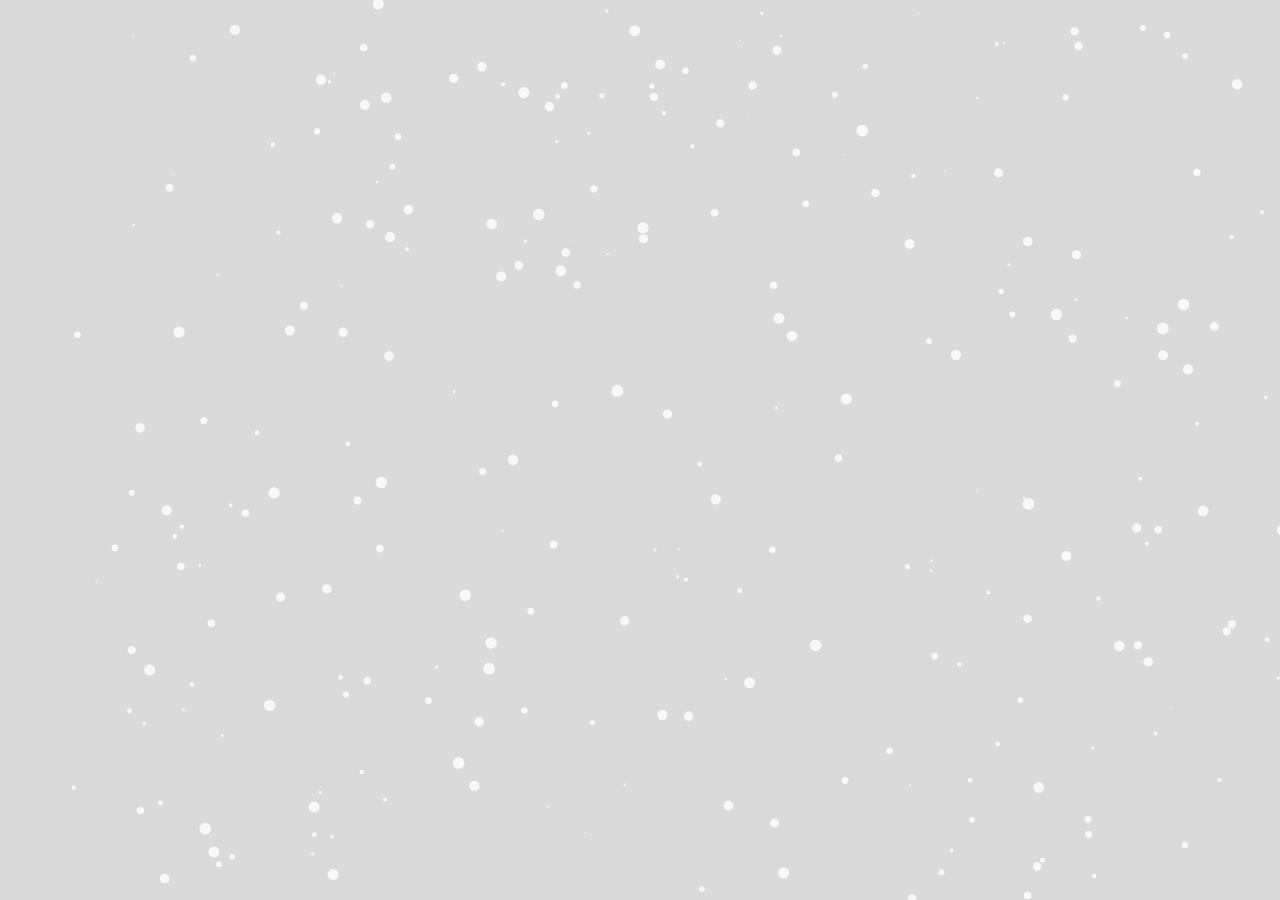
<file: flinga/index.html>
<!DOCTYPE html>
<html lang="en">
<head>
    <meta charset="UTF-8">
    <meta name="viewport" content="width=device-width, initial-scale=1.0">
    <title>Document</title>
    <style>

        body{
            background-color: #dadada;
            overflow:hidden;
            margin:0px;

        }
        #canvas{
           
            position: absolute;
        }
        


    </style>

</head>
<body>  
    <canvas id="canvas"> </canvas>
<script>

    let x=100;
    let y=100;
    let r=10;
    let yspeed=1;
    let xspeed=0;
    let g =0.001;
    let vinkel=0;
    let particles=[];
    let h=window.innerHeight;
    let w=window.innerWidth;
    let antal=300

    for(let i =0;i<antal;i++){

        particles.push({x:Math.random()*w , 
                        y:Math.random()*h ,
                        r:Math.random()*6  });

    }


    let canvas=document.getElementById("canvas");
    let ctx=canvas.getContext("2d");

    
    console.log(h+" "+w);

    canvas.height=h;
    canvas.width=w;

    function draw(){
       
        ctx.fillStyle="rgba(255,255,255,0.8)"; // sätter färg på pennan
        ctx.clearRect(0,0,w,h);
         // börja rita
        
        for(let i =0;i<antal;i++){
            
           let particle=particles[i];

            ctx.beginPath();
            ctx.moveTo(  particle.x  , particle.y);
            ctx.arc(particle.x , particle.y , particle.r,0,2*Math.PI);
            ctx.fill();
        }
    }

    draw();


    function update(){

        //console.log( y );
        vinkel=vinkel+2;
        yspeed=yspeed+g *Math.sin(vinkel*Math.PI/180);

        for(let i=0;i<antal;i++){

           let particle=particles[i];
            particle.y=particle.y+yspeed;
            console.log(vinkel);
            particle.x=particle.x+ Math.cos(vinkel* Math.PI/180)*2
            
            if(i%3==0){
                 
                particle.x=particle.x+ Math.cos(vinkel* Math.PI/180)*3 
                    particle.y=particle.y+yspeed-1;
            }

        
            if(h<particle.y){
                particle.y=0;
                yspeed=1;    

            }
            
        }
        

 /*  if(y>400){        studs
        yspeed=yspeed*-1;
        } */
        //console.log(yspeed);
        draw();

    }

    setInterval(update,50);


</script>    
</body>
</html>
</file>
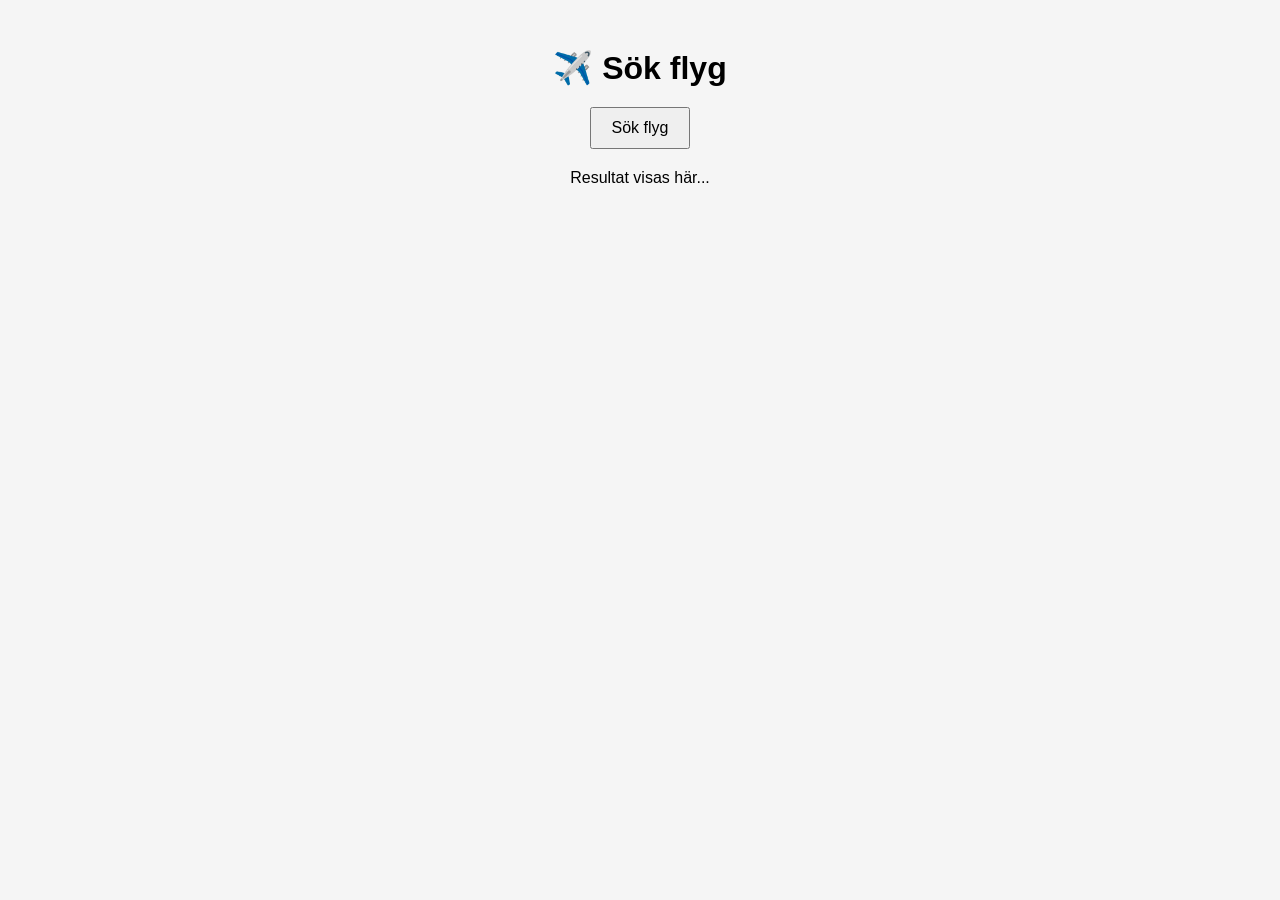
<file: testaAPi/index.html>
<!DOCTYPE html>
<html lang="sv">
<head>
    <meta charset="UTF-8">
    <meta name="viewport" content="width=device-width, initial-scale=1.0"> 
    <title>Flyg Sök</title>

    <style>
        body {
            font-family: Arial, sans-serif;
            text-align: center;
            background: #f5f5f5;
            padding: 20px;
        }

        h1 {
            margin-bottom: 20px;
        }

        button {
            padding: 10px 20px;
            cursor: pointer;
            font-size: 16px;
        }

        #output {
            margin-top: 20px;
        }

        .card {
            border: 1px solid #ddd;
            padding: 15px;
            margin: 10px auto;
            max-width: 400px;
            border-radius: 10px;
            background: white;
            box-shadow: 0 2px 8px rgba(0,0,0,0.1);
        }
    </style>
</head>

<body>

    <h1>✈️ Sök flyg</h1>

    <!-- FIX: rätt funktion -->
    <button onclick="searchFlights()">Sök flyg</button>

    <!-- FIX: div istället för pre -->
    <div id="output">Resultat visas här...</div>

    <script src="script.js"></script>

</body>
</html>
</file>
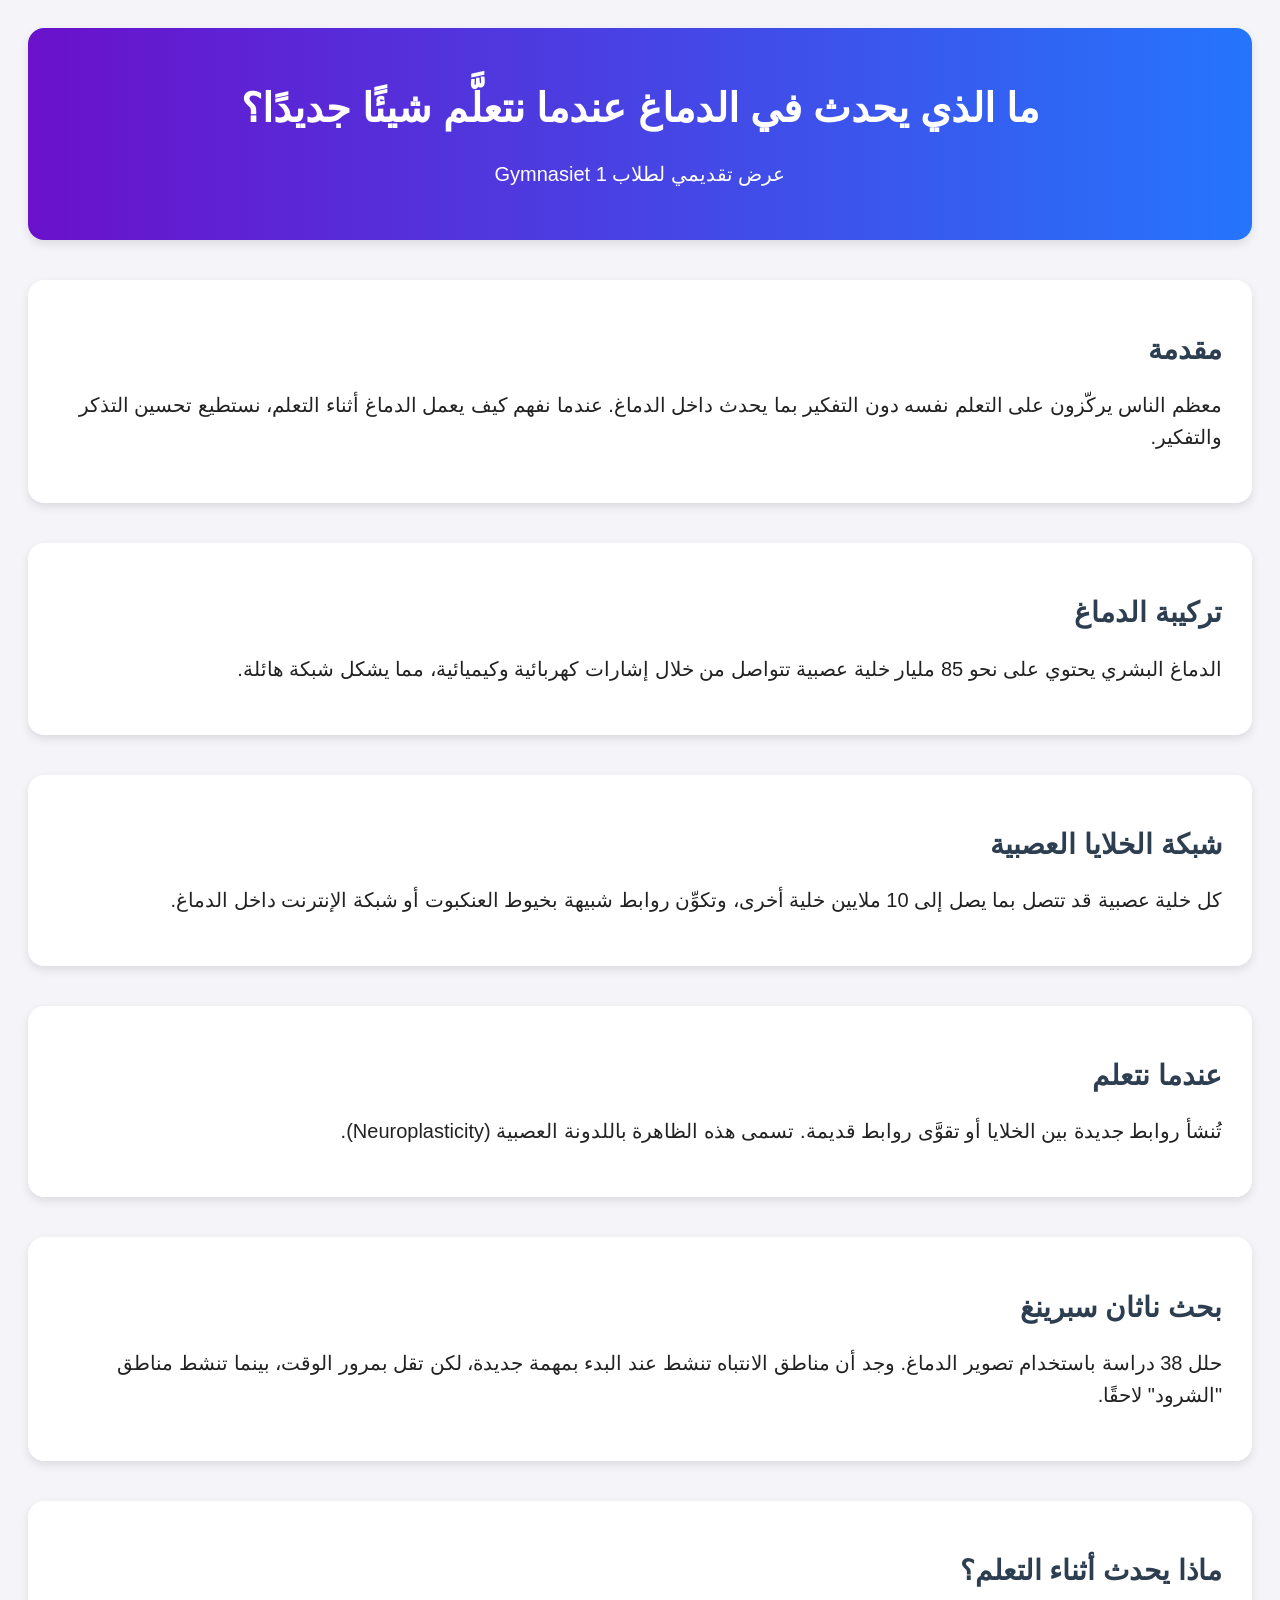
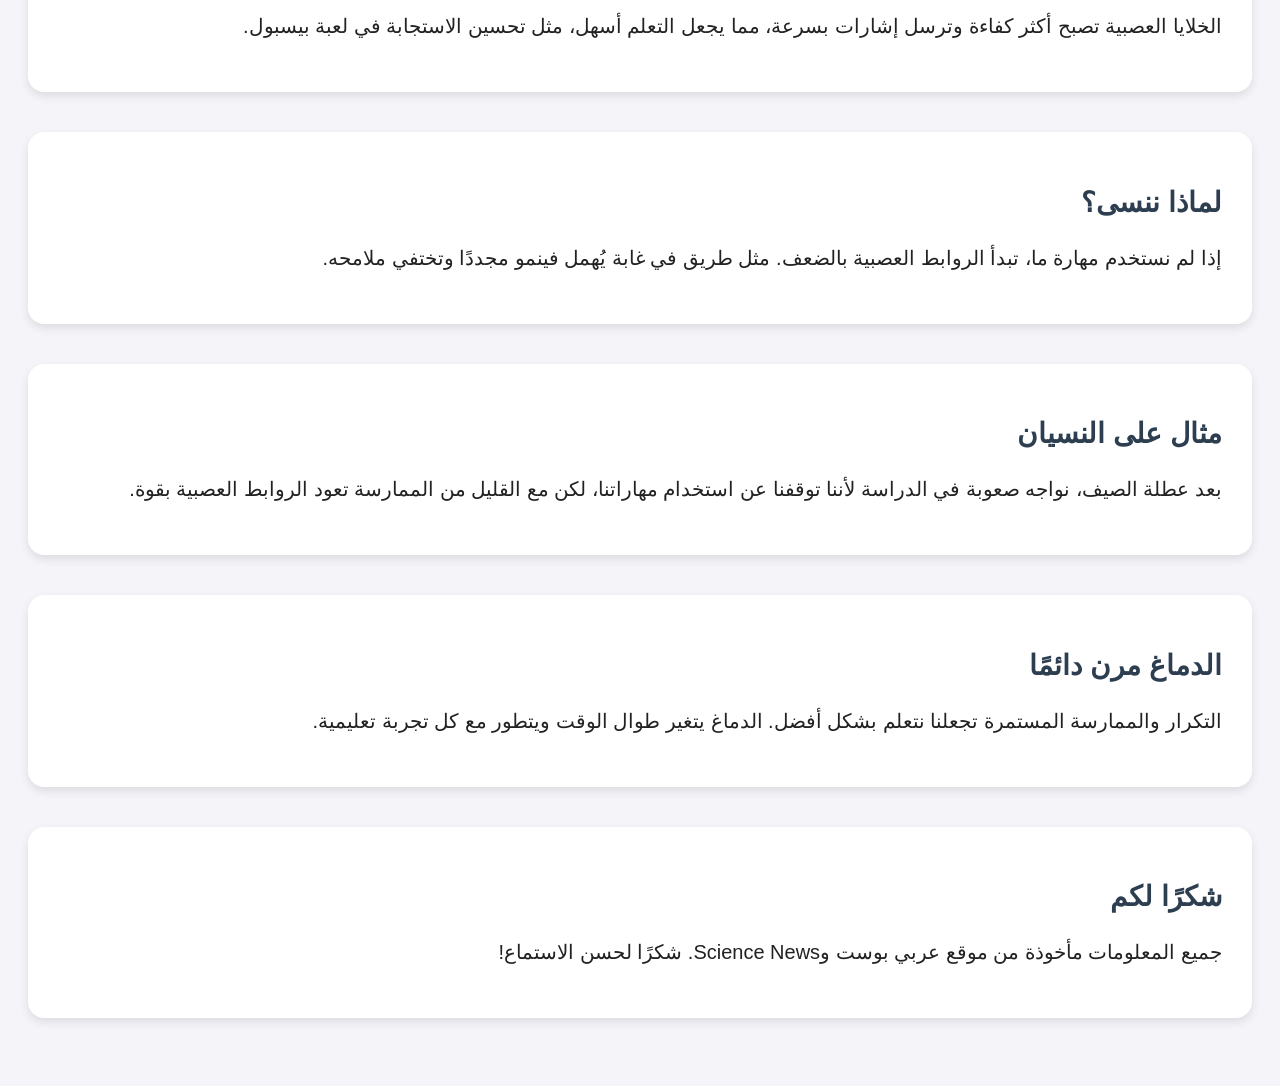
<file: datorn/power.html>
<!DOCTYPE html>
<html lang="ar">
<head>
  <meta charset="UTF-8" />
  <title>ما الذي يحدث في الدماغ عندما نتعلَّم؟</title>
  <style>
    body {
      font-family: 'Arial', sans-serif;
      direction: rtl;
      background-color: #f4f4f9;
      color: #222;
      padding: 20px;
    }
    .slide {
      background-color: #ffffff;
      border-radius: 16px;
      box-shadow: 0 4px 10px rgba(0, 0, 0, 0.1);
      padding: 30px;
      margin-bottom: 40px;
    }
    h2 {
      color: #2c3e50;
      font-size: 28px;
    }
    p {
      font-size: 20px;
      line-height: 1.6;
    }
    .title-slide {
      text-align: center;
      background: linear-gradient(90deg, #6a11cb, #2575fc);
      color: white;
    }
    .title-slide h1 {
      font-size: 40px;
    }
  </style>
</head>
<body>
  <div class="slide title-slide">
    <h1>ما الذي يحدث في الدماغ عندما نتعلَّم شيئًا جديدًا؟</h1>
    <p>عرض تقديمي لطلاب Gymnasiet 1</p>
  </div>

  <div class="slide">
    <h2>مقدمة</h2>
    <p>معظم الناس يركّزون على التعلم نفسه دون التفكير بما يحدث داخل الدماغ. عندما نفهم كيف يعمل الدماغ أثناء التعلم، نستطيع تحسين التذكر والتفكير.</p>
  </div>

  <div class="slide">
    <h2>تركيبة الدماغ</h2>
    <p>الدماغ البشري يحتوي على نحو 85 مليار خلية عصبية تتواصل من خلال إشارات كهربائية وكيميائية، مما يشكل شبكة هائلة.</p>
  </div>

  <div class="slide">
    <h2>شبكة الخلايا العصبية</h2>
    <p>كل خلية عصبية قد تتصل بما يصل إلى 10 ملايين خلية أخرى، وتكوِّن روابط شبيهة بخيوط العنكبوت أو شبكة الإنترنت داخل الدماغ.</p>
  </div>

  <div class="slide">
    <h2>عندما نتعلم</h2>
    <p>تُنشأ روابط جديدة بين الخلايا أو تقوَّى روابط قديمة. تسمى هذه الظاهرة باللدونة العصبية (Neuroplasticity).</p>
  </div>

  <div class="slide">
    <h2>بحث ناثان سبرينغ</h2>
    <p>حلل 38 دراسة باستخدام تصوير الدماغ. وجد أن مناطق الانتباه تنشط عند البدء بمهمة جديدة، لكن تقل بمرور الوقت، بينما تنشط مناطق "الشرود" لاحقًا.</p>
  </div>

  <div class="slide">
    <h2>ماذا يحدث أثناء التعلم؟</h2>
    <p>الخلايا العصبية تصبح أكثر كفاءة وترسل إشارات بسرعة، مما يجعل التعلم أسهل، مثل تحسين الاستجابة في لعبة بيسبول.</p>
  </div>

  <div class="slide">
    <h2>لماذا ننسى؟</h2>
    <p>إذا لم نستخدم مهارة ما، تبدأ الروابط العصبية بالضعف. مثل طريق في غابة يُهمل فينمو مجددًا وتختفي ملامحه.</p>
  </div>

  <div class="slide">
    <h2>مثال على النسيان</h2>
    <p>بعد عطلة الصيف، نواجه صعوبة في الدراسة لأننا توقفنا عن استخدام مهاراتنا، لكن مع القليل من الممارسة تعود الروابط العصبية بقوة.</p>
  </div>

  <div class="slide">
    <h2>الدماغ مرن دائمًا</h2>
    <p>التكرار والممارسة المستمرة تجعلنا نتعلم بشكل أفضل. الدماغ يتغير طوال الوقت ويتطور مع كل تجربة تعليمية.</p>
  </div>

  <div class="slide">
    <h2>شكرًا لكم</h2>
    <p>جميع المعلومات مأخوذة من موقع عربي بوست وScience News. شكرًا لحسن الاستماع!</p>
  </div>
</body>
</html>
</file>
